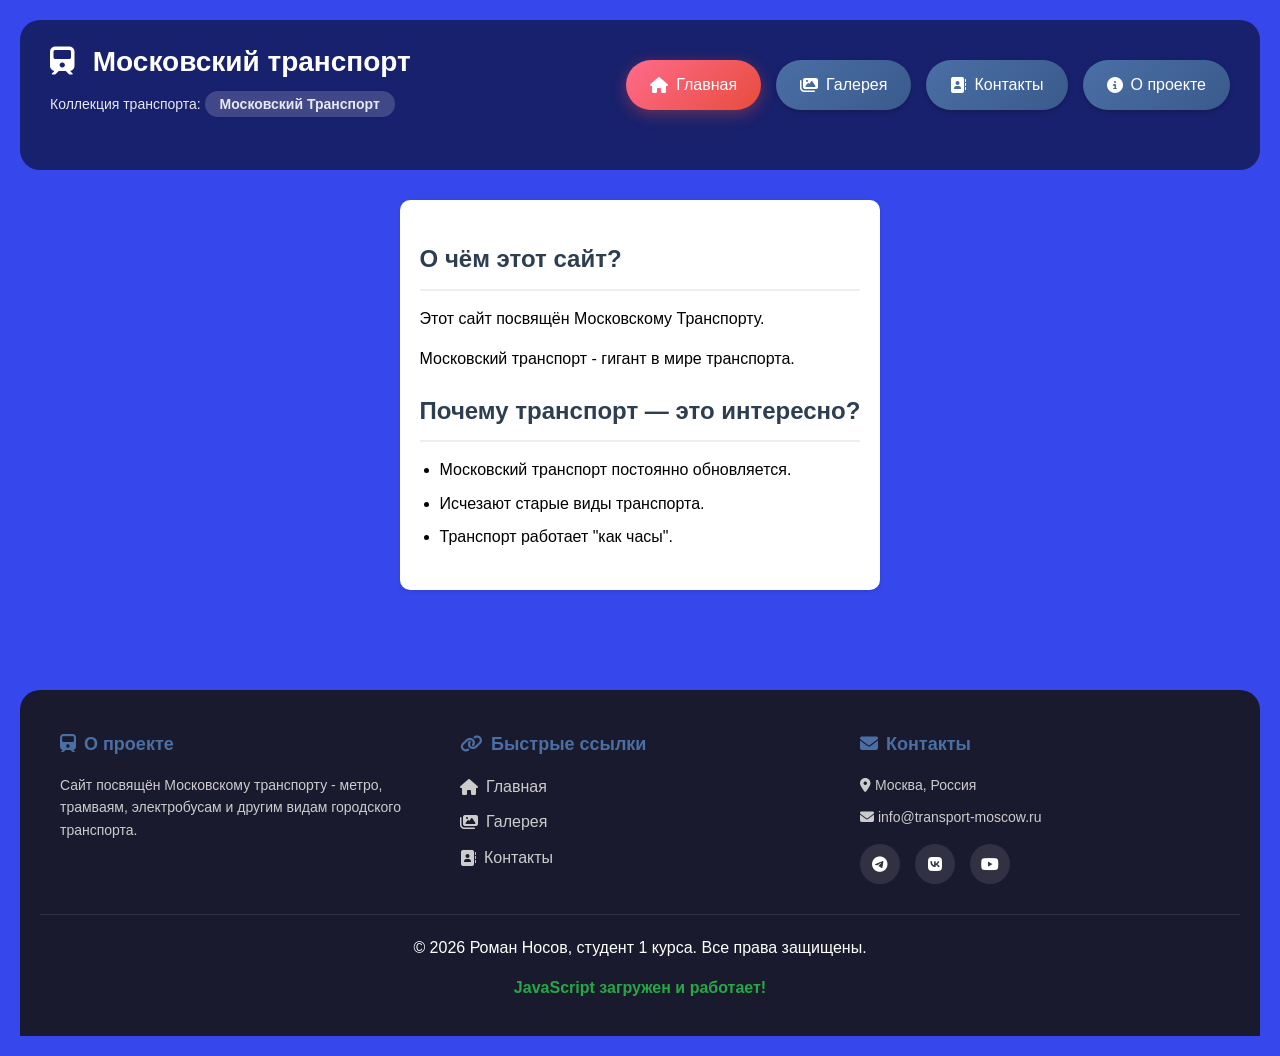
<file: index.html>
<!DOCTYPE html>
<html lang="ru">
<head>
    <meta charset="UTF-8">
    <meta name="viewport" content="width=device-width, initial-scale=1.0">
    <title>Моё хобби - Московский транспорт</title>
    <link rel="stylesheet" href="style.css">
    <link rel="stylesheet" href="https://cdnjs.cloudflare.com/ajax/libs/font-awesome/6.4.0/css/all.min.css">
</head>
<body>
    <header class="gallery-header">
        <div class="flex-header">
            <div class="header-content">
                <h1><i class="fas fa-train"></i> Московский транспорт</h1>
                <p class="subtitle">Коллекция транспорта: <span class="theme-name">Московский Транспорт</span></p>
            </div>
            <nav>
                <ul class="flex-nav">
                    <li><a href="index.html" class="active"><i class="fas fa-home"></i> Главная</a></li>
                    <li><a href="gallery.html"><i class="fas fa-images"></i> Галерея</a></li>
                    <li><a href="contacts.html"><i class="fas fa-address-book"></i> Контакты</a></li>
                    <li><a href="#"><i class="fas fa-info-circle"></i> О проекте</a></li>
                </ul>
            </nav>
        </div>
    </header>

    <main class="gallery-container">
        <section>
            <h2>О чём этот сайт?</h2>
            <p>Этот сайт посвящён Московскому Транспорту.</p>
            <p>Московский транспорт - гигант в мире транспорта.</p>

            <h2>Почему транспорт — это интересно?</h2>
            <ul>
                <li>Московский транспорт постоянно обновляется.</li>
                <li>Исчезают старые виды транспорта.</li>
                <li>Транспорт работает "как часы".</li>
            </ul>
        </section>
    </main>

    <footer class="gallery-footer">
        <div class="footer-flex">
            <div class="footer-column">
                <h4><i class="fas fa-train"></i> О проекте</h4>
                <p>Сайт посвящён Московскому транспорту - метро, трамваям, электробусам и другим видам городского транспорта.</p>
            </div>
            <div class="footer-column">
                <h4><i class="fas fa-link"></i> Быстрые ссылки</h4>
                <ul>
                    <li><a href="index.html"><i class="fas fa-home"></i> Главная</a></li>
                    <li><a href="gallery.html"><i class="fas fa-images"></i> Галерея</a></li>
                    <li><a href="contacts.html"><i class="fas fa-address-book"></i> Контакты</a></li>
                </ul>
            </div>
            <div class="footer-column">
                <h4><i class="fas fa-envelope"></i> Контакты</h4>
                <p><i class="fas fa-map-marker-alt"></i> Москва, Россия</p>
                <p><i class="fas fa-envelope"></i> info@transport-moscow.ru</p>
                <div class="footer-social">
                    <a href="#"><i class="fab fa-telegram"></i></a>
                    <a href="#"><i class="fab fa-vk"></i></a>
                    <a href="#"><i class="fab fa-youtube"></i></a>
                </div>
            </div>
        </div>
        <div class="footer-bottom">
            <div class="footer-content">
                <p>&copy; <span id="current-year">2026</span> Роман Носов, студент 1 курса. Все права защищены.</p>
                <p class="js-status">JavaScript загружен и работает!</p>
            </div>
        </div>
    </footer>

    <script src="script.js"></script>
</body>
</html>
</file>
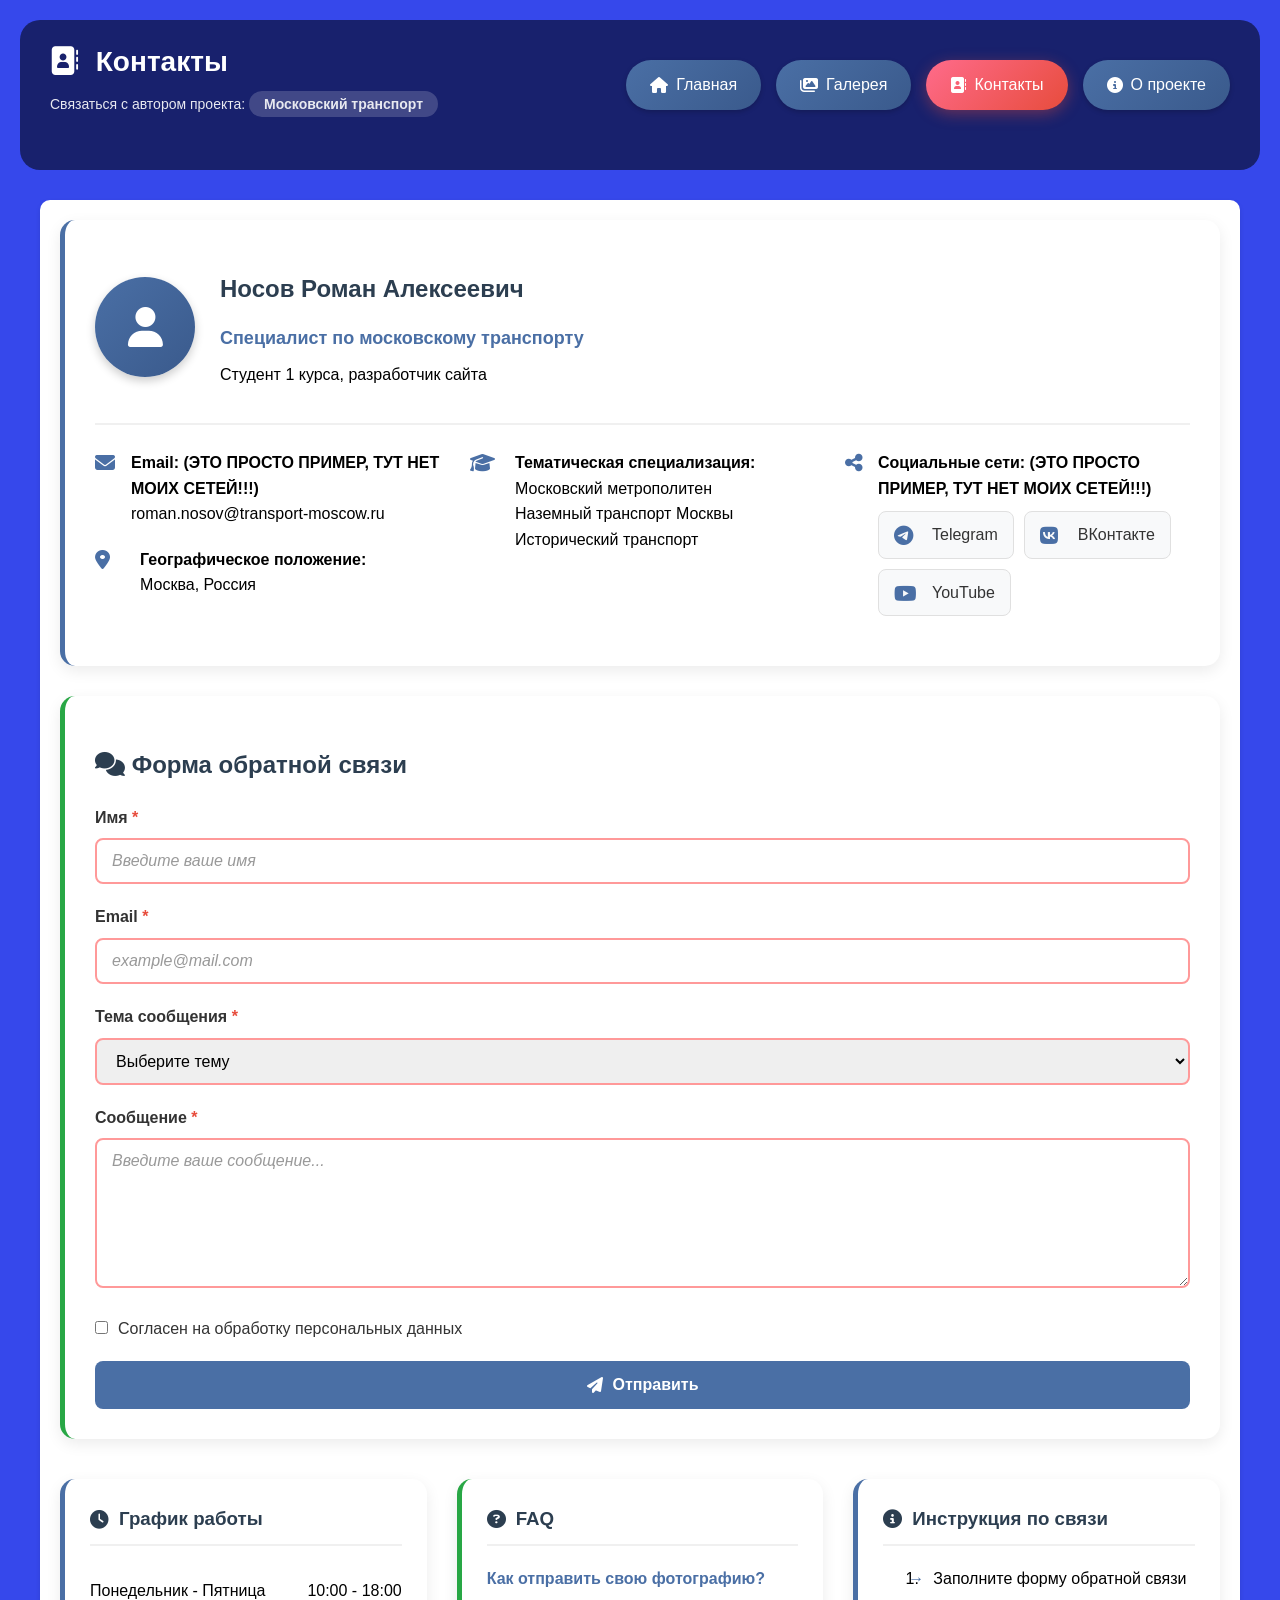
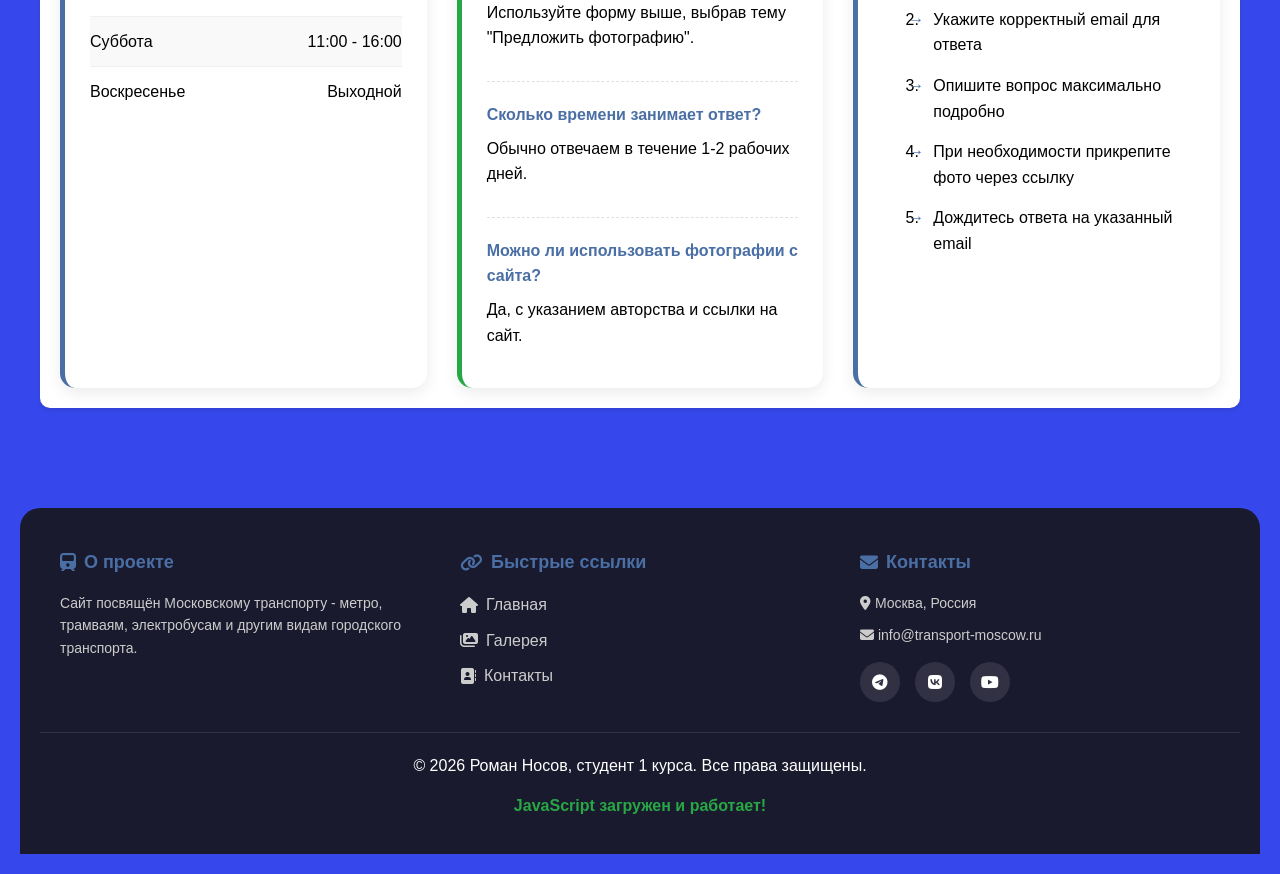
<file: contacts.html>
<!DOCTYPE html>
<html lang="ru">
<head>
    <meta charset="UTF-8">
    <meta name="viewport" content="width=device-width, initial-scale=1.0">
    <title>Контакты - Московский транспорт</title>
    <link rel="stylesheet" href="style.css">
    <link rel="stylesheet" href="https://cdnjs.cloudflare.com/ajax/libs/font-awesome/6.4.0/css/all.min.css">
</head>
<body>
    <header class="gallery-header">
        <div class="flex-header">
            <div class="header-content">
                <h1><i class="fas fa-address-book"></i> Контакты</h1>
                <p class="subtitle">Связаться с автором проекта: <span class="theme-name">Московский транспорт</span></p>
            </div>
            <nav>
                <ul class="flex-nav">
                    <li><a href="index.html"><i class="fas fa-home"></i> Главная</a></li>
                    <li><a href="gallery.html"><i class="fas fa-images"></i> Галерея</a></li>
                    <li><a href="contacts.html" class="active"><i class="fas fa-address-book"></i> Контакты</a></li>
                    <li><a href="#"><i class="fas fa-info-circle"></i> О проекте</a></li>
                </ul>
            </nav>
        </div>
    </header>
    
    <main class="contacts-container">
        <!-- 1.1 Информационная карточка -->
        <section class="contact-card">
            <div class="contact-header">
                <div class="contact-avatar">
                    <i class="fas fa-user"></i>
                </div>
                <div class="contact-info">
                    <h2>Носов Роман Алексеевич</h2>
                    <p class="contact-specialization">Специалист по московскому транспорту</p>
                    <p>Студент 1 курса, разработчик сайта</p>
                </div>
            </div>
            
            <div class="contact-details">
                <div class="contact-column">
                    <div class="contact-item">
                        <i class="fas fa-envelope"></i>
                        <div>
                            <strong>Email: (ЭТО ПРОСТО ПРИМЕР, ТУТ НЕТ МОИХ СЕТЕЙ!!!)</strong><br>
                            roman.nosov@transport-moscow.ru
                        </div>
                    </div>
                    
                    <div class="contact-item">
                        <i class="fas fa-map-marker-alt"></i>
                        <div>
                            <strong>Географическое положение:</strong><br>
                            Москва, Россия
                        </div>
                    </div>
                </div>
                
                <div class="contact-column">
                    <div class="contact-item">
                        <i class="fas fa-graduation-cap"></i>
                        <div>
                            <strong>Тематическая специализация:</strong><br>
                            Московский метрополитен<br>
                            Наземный транспорт Москвы<br>
                            Исторический транспорт
                        </div>
                    </div>
                </div>
                
                <div class="contact-column">
                    <div class="contact-item">
                        <i class="fas fa-share-alt"></i>
                        <div>
                            <strong>Социальные сети: (ЭТО ПРОСТО ПРИМЕР, ТУТ НЕТ МОИХ СЕТЕЙ!!!)</strong>
                            <div class="social-links">
                                <a href="https://t.me/transport_moscow" class="social-link" target="_blank">
                                    <i class="fab fa-telegram"></i> Telegram
                                </a>
                                <a href="https://vk.com/transport_moscow" class="social-link" target="_blank">
                                    <i class="fab fa-vk"></i> ВКонтакте
                                </a>
                                <a href="https://www.youtube.com/@transport_moscow" class="social-link" target="_blank">
                                    <i class="fab fa-youtube"></i> YouTube
                                </a>
                            </div>
                        </div>
                    </div>
                </div>
            </div>
        </section>
        
        <!-- 1.2 Форма обратной связи -->
        <section class="contact-form-section">
            <h2><i class="fas fa-comments"></i> Форма обратной связи</h2>
            
            <form id="contact-form">
                <div class="form-group">
                    <label for="name">Имя</label>
                    <input type="text" id="name" name="name" placeholder="Введите ваше имя" required>
                </div>
                
                <div class="form-group">
                    <label for="email">Email</label>
                    <input type="email" id="email" name="email" placeholder="example@mail.com" required>
                </div>
                
                <div class="form-group">
                    <label for="subject">Тема сообщения</label>
                    <select id="subject" name="subject" required>
                        <option value="" selected disabled>Выберите тему</option>
                        <option value="question">Вопрос по транспорту</option>
                        <option value="photo">Предложить фотографию</option>
                        <option value="cooperation">Сотрудничество</option>
                        <option value="error">Нашли ошибку</option>
                        <option value="other">Другое</option>
                    </select>
                </div>
                
                <div class="form-group">
                    <label for="message">Сообщение</label>
                    <textarea id="message" name="message" placeholder="Введите ваше сообщение..." required></textarea>
                </div>
                
                <div class="form-group">
                    <div class="checkbox-group">
                        <input type="checkbox" id="privacy" name="privacy" required>
                        <label for="privacy">Согласен на обработку персональных данных</label>
                    </div>
                </div>
                
                <button type="submit" class="submit-btn">
                    <i class="fas fa-paper-plane"></i> Отправить
                </button>
            </form>
        </section>
        
        <!-- 1.3 Дополнительный информационный блок -->
        <section class="info-section">
            <div class="info-card">
                <h3><i class="fas fa-clock"></i> График работы</h3>
                <div class="schedule">
                    <div class="schedule-item">
                        <span>Понедельник - Пятница</span>
                        <span>10:00 - 18:00</span>
                    </div>
                    <div class="schedule-item">
                        <span>Суббота</span>
                        <span>11:00 - 16:00</span>
                    </div>
                    <div class="schedule-item">
                        <span>Воскресенье</span>
                        <span>Выходной</span>
                    </div>
                </div>
            </div>
            
            <div class="info-card">
                <h3><i class="fas fa-question-circle"></i> FAQ</h3>
                <div class="faq">
                    <div class="faq-item">
                        <h4>Как отправить свою фотографию?</h4>
                        <p>Используйте форму выше, выбрав тему "Предложить фотографию".</p>
                    </div>
                    <div class="faq-item">
                        <h4>Сколько времени занимает ответ?</h4>
                        <p>Обычно отвечаем в течение 1-2 рабочих дней.</p>
                    </div>
                    <div class="faq-item">
                        <h4>Можно ли использовать фотографии с сайта?</h4>
                        <p>Да, с указанием авторства и ссылки на сайт.</p>
                    </div>
                </div>
            </div>
            
            <div class="info-card">
                <h3><i class="fas fa-info-circle"></i> Инструкция по связи</h3>
                <ol class="instructions">
                    <li> Заполните форму обратной связи</li>
                    <li> Укажите корректный email для ответа</li>
                    <li> Опишите вопрос максимально подробно</li>
                    <li> При необходимости прикрепите фото через ссылку</li>
                    <li> Дождитесь ответа на указанный email</li>
                </ol>
            </div>
        </section>
    </main>
    
    <footer class="gallery-footer">
        <div class="footer-flex">
            <div class="footer-column">
                <h4><i class="fas fa-train"></i> О проекте</h4>
                <p>Сайт посвящён Московскому транспорту - метро, трамваям, электробусам и другим видам городского транспорта.</p>
            </div>
            <div class="footer-column">
                <h4><i class="fas fa-link"></i> Быстрые ссылки</h4>
                <ul>
                    <li><a href="index.html"><i class="fas fa-home"></i> Главная</a></li>
                    <li><a href="gallery.html"><i class="fas fa-images"></i> Галерея</a></li>
                    <li><a href="contacts.html"><i class="fas fa-address-book"></i> Контакты</a></li>
                </ul>
            </div>
            <div class="footer-column">
                <h4><i class="fas fa-envelope"></i> Контакты</h4>
                <p><i class="fas fa-map-marker-alt"></i> Москва, Россия</p>
                <p><i class="fas fa-envelope"></i> info@transport-moscow.ru</p>
                <div class="footer-social">
                    <a href="#"><i class="fab fa-telegram"></i></a>
                    <a href="#"><i class="fab fa-vk"></i></a>
                    <a href="#"><i class="fab fa-youtube"></i></a>
                </div>
            </div>
        </div>
        <div class="footer-bottom">
            <div class="footer-content">
                <p>&copy; <span id="current-year">2026</span> Роман Носов, студент 1 курса. Все права защищены.</p>
                <p class="js-status">JavaScript загружен и работает!</p>
            </div>
        </div>
    </footer>
    
    <!-- Подключение общего скрипта -->
    <script src="script.js"></script>
</body>
</html>
</file>
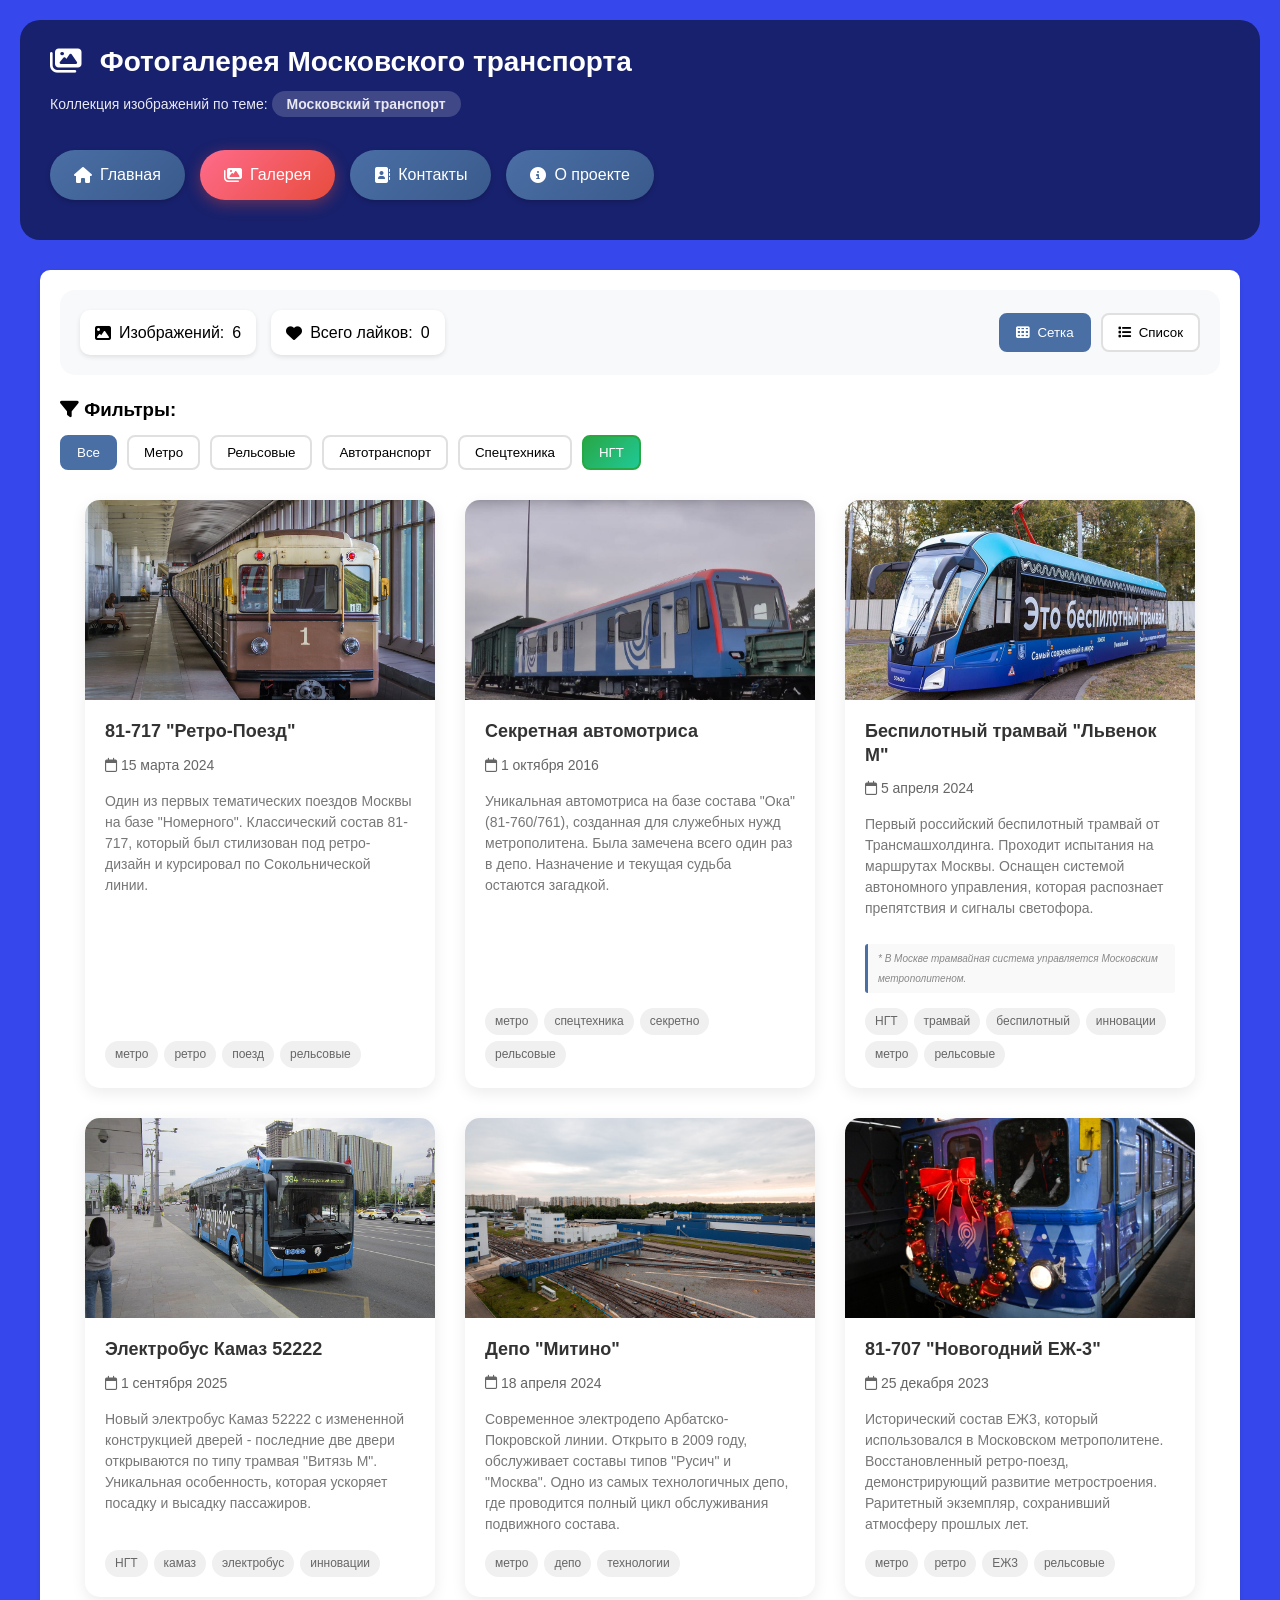
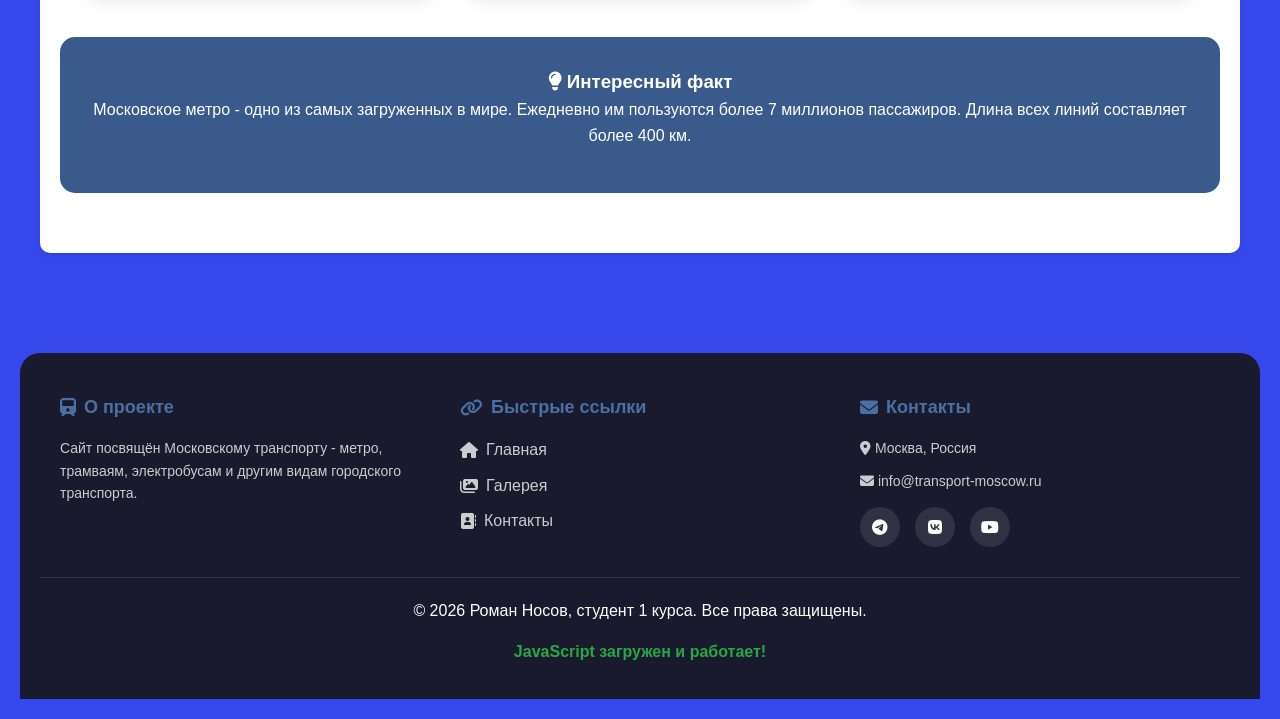
<file: gallery.html>
<!DOCTYPE html>
<html lang="ru">
<head>
    <meta charset="UTF-8">
    <meta name="viewport" content="width=device-width, initial-scale=1.0">
    <title>Галерея - Московский транспорт</title>
    <link rel="stylesheet" href="style.css">
    <link rel="stylesheet" href="https://cdnjs.cloudflare.com/ajax/libs/font-awesome/6.4.0/css/all.min.css">
</head>
<body>
    <header class="gallery-header">
        <div class="flex-header">
            <div class="header-content">
                <h1><i class="fas fa-images"></i> Фотогалерея Московского транспорта</h1>
                <p class="subtitle">Коллекция изображений по теме: <span class="theme-name">Московский транспорт</span></p>
            </div>
            <nav>
                <ul class="flex-nav">
                    <li><a href="index.html"><i class="fas fa-home"></i> Главная</a></li>
                    <li><a href="gallery.html" class="active"><i class="fas fa-images"></i> Галерея</a></li>
                    <li><a href="contacts.html"><i class="fas fa-address-book"></i> Контакты</a></li>
                    <li><a href="#"><i class="fas fa-info-circle"></i> О проекте</a></li>
                </ul>
            </nav>
        </div>
    </header>
    
    <main class="gallery-container">
        <div class="controls-panel">
            <div class="stats">
                <span class="stat-item">
                    <i class="fas fa-image"></i>
                    Изображений: <span id="image-counter">0</span>
                </span>
                <span class="stat-item">
                    <i class="fas fa-heart"></i>
                    Всего лайков: <span id="total-likes">0</span>
                </span>
            </div>
            <div class="view-controls">
                <button id="grid-view" class="view-btn active">
                    <i class="fas fa-th"></i> Сетка
                </button>
                <button id="list-view" class="view-btn">
                    <i class="fas fa-list"></i> Список
                </button>
            </div>
        </div>
        
        <div class="filters">
            <h3><i class="fas fa-filter"></i> Фильтры:</h3>
            <div class="filter-buttons">
                <button class="filter-btn active" data-filter="all">Все</button>
                <button class="filter-btn" data-filter="metro">Метро</button>
                <button class="filter-btn" data-filter="rail">Рельсовые</button>
                <button class="filter-btn" data-filter="road">Автотранспорт</button>
                <button class="filter-btn" data-filter="special">Спецтехника</button>
                <button class="filter-btn" data-filter="ngt">НГТ</button>
            </div>
        </div>
        
        <!-- ГАЛЕРЕЯ С ИСПОЛЬЗОВАНИЕМ FLEXBOX -->
        <div class="gallery-grid" id="image-gallery">
            <!-- Карточка 1 -->
            <article class="image-card" data-category="metro">
                <div class="card-image">
                    <img src="img1.jpg" alt="Ретро-Поезд Сокольники" class="gallery-img" loading="lazy">
                    <div class="image-overlay">
                        <button class="like-btn" data-id="1">
                            <i class="far fa-heart"></i>
                            <span class="like-count">0</span>
                        </button>
                        <button class="zoom-btn">
                            <i class="fas fa-expand"></i>
                        </button>
                    </div>
                </div>
                <div class="card-content">
                    <h3 class="image-title">81-717 "Ретро-Поезд"</h3>
                    <p class="image-date"><i class="far fa-calendar"></i> 15 марта 2024</p>
                    <p class="image-description">Один из первых тематических поездов Москвы на базе "Номерного". Классический состав 81-717, который был стилизован под ретро-дизайн и курсировал по Сокольнической линии.</p>
                    <div class="image-tags">
                        <span class="tag">метро</span>
                        <span class="tag">ретро</span>
                        <span class="tag">поезд</span>
                        <span class="tag">рельсовые</span>
                    </div>
                </div>
            </article>
            
            <!-- Карточка 2 -->
            <article class="image-card" data-category="special">
                <div class="card-image">
                    <img src="img2.jpg" alt="Автомотриса на базе 81-760 Ока" class="gallery-img" loading="lazy">
                    <div class="image-overlay">
                        <button class="like-btn" data-id="2">
                            <i class="far fa-heart"></i>
                            <span class="like-count">0</span>
                        </button>
                        <button class="zoom-btn">
                            <i class="fas fa-expand"></i>
                        </button>
                    </div>
                </div>
                <div class="card-content">
                    <h3 class="image-title">Секретная автомотриса</h3>
                    <p class="image-date"><i class="far fa-calendar"></i> 1 октября 2016</p>
                    <p class="image-description">Уникальная автомотриса на базе состава "Ока" (81-760/761), созданная для служебных нужд метрополитена. Была замечена всего один раз в депо. Назначение и текущая судьба остаются загадкой.</p>
                    <div class="image-tags">
                        <span class="tag">метро</span>
                        <span class="tag">спецтехника</span>
                        <span class="tag">секретно</span>
                        <span class="tag">рельсовые</span>
                    </div>
                </div>
            </article>
            
            <!-- Карточка 3 -->
            <article class="image-card" data-category="rail">
                <div class="card-image">
                    <img src="img3.jpg" alt="Беспилотный трамвай Львенок М" class="gallery-img" loading="lazy">
                    <div class="image-overlay">
                        <button class="like-btn" data-id="3">
                            <i class="far fa-heart"></i>
                            <span class="like-count">0</span>
                        </button>
                        <button class="zoom-btn">
                            <i class="fas fa-expand"></i>
                        </button>
                    </div>
                </div>
                <div class="card-content">
                    <h3 class="image-title">Беспилотный трамвай "Львенок М"</h3>
                    <p class="image-date"><i class="far fa-calendar"></i> 5 апреля 2024</p>
                    <p class="image-description">Первый российский беспилотный трамвай от Трансмашхолдинга. Проходит испытания на маршрутах Москвы. Оснащен системой автономного управления, которая распознает препятствия и сигналы светофора.</p>
                    <p class="image-note"><small>* В Москве трамвайная система управляется Московским метрополитеном.</small></p>
                    <div class="image-tags">
                        <span class="tag" title="Наземный городской транспорт">НГТ</span>
                        <span class="tag">трамвай</span>
                        <span class="tag">беспилотный</span>
                        <span class="tag">инновации</span>
                        <span class="tag">метро</span>
                        <span class="tag">рельсовые</span>
                    </div>
                </div>
            </article>
            
            <!-- Карточка 4 -->
            <article class="image-card" data-category="road">
                <div class="card-image">
                    <img src="img4.jpg" alt="Электробус Камаз 52222 с измененными дверьми" class="gallery-img" loading="lazy">
                    <div class="image-overlay">
                        <button class="like-btn" data-id="4">
                            <i class="far fa-heart"></i>
                            <span class="like-count">0</span>
                        </button>
                        <button class="zoom-btn">
                            <i class="fas fa-expand"></i>
                        </button>
                    </div>
                </div>
                <div class="card-content">
                    <h3 class="image-title">Электробус Камаз 52222</h3>
                    <p class="image-date"><i class="far fa-calendar"></i> 1 сентября 2025</p>
                    <p class="image-description">Новый электробус Камаз 52222 с измененной конструкцией дверей - последние две двери открываются по типу трамвая "Витязь М". Уникальная особенность, которая ускоряет посадку и высадку пассажиров.</p>
                    <div class="image-tags">
                        <span class="tag" title="Наземный городской транспорт">НГТ</span>
                        <span class="tag">камаз</span>
                        <span class="tag">электробус</span>
                        <span class="tag">инновации</span>
                    </div>
                </div>
            </article>
            
            <!-- Карточка 5 -->
            <article class="image-card" data-category="metro">
                <div class="card-image">
                    <img src="img5.jpg" alt="Депо Митино Московского метро" class="gallery-img" loading="lazy">
                    <div class="image-overlay">
                        <button class="like-btn" data-id="5">
                            <i class="far fa-heart"></i>
                            <span class="like-count">0</span>
                        </button>
                        <button class="zoom-btn">
                            <i class="fas fa-expand"></i>
                        </button>
                    </div>
                </div>
                <div class="card-content">
                    <h3 class="image-title">Депо "Митино"</h3>
                    <p class="image-date"><i class="far fa-calendar"></i> 18 апреля 2024</p>
                    <p class="image-description">Современное электродепо Арбатско-Покровской линии. Открыто в 2009 году, обслуживает составы типов "Русич" и "Москва". Одно из самых технологичных депо, где проводится полный цикл обслуживания подвижного состава.</p>
                    <div class="image-tags">
                        <span class="tag">метро</span>
                        <span class="tag">депо</span>
                        <span class="tag">технологии</span>
                    </div>
                </div>
            </article>
            
            <!-- Карточка 6 -->
            <article class="image-card" data-category="metro">
                <div class="card-image">
                    <img src="img6.jpg" alt="Ретро поезд ЕЖ3 Московского метро" class="gallery-img" loading="lazy">
                    <div class="image-overlay">
                        <button class="like-btn" data-id="6">
                            <i class="far fa-heart"></i>
                            <span class="like-count">0</span>
                        </button>
                        <button class="zoom-btn">
                            <i class="fas fa-expand"></i>
                        </button>
                    </div>
                </div>
                <div class="card-content">
                    <h3 class="image-title">81-707 "Новогодний ЕЖ-3"</h3>
                    <p class="image-date"><i class="far fa-calendar"></i> 25 декабря 2023</p>
                    <p class="image-description">Исторический состав ЕЖ3, который использовался в Московском метрополитене. Восстановленный ретро-поезд, демонстрирующий развитие метростроения. Раритетный экземпляр, сохранивший атмосферу прошлых лет.</p>
                    <div class="image-tags">
                        <span class="tag">метро</span>
                        <span class="tag">ретро</span>
                        <span class="tag">ЕЖ3</span>
                        <span class="tag">рельсовые</span>
                    </div>
                </div>
            </article>
        </div>
        
        <aside class="gallery-info">
            <h3><i class="fas fa-lightbulb"></i> Интересный факт</h3>
            <p>Московское метро - одно из самых загруженных в мире. Ежедневно им пользуются более 7 миллионов пассажиров. Длина всех линий составляет более 400 км.</p>
        </aside>
    </main>
    
    <footer class="gallery-footer">
        <div class="footer-flex">
            <div class="footer-column">
                <h4><i class="fas fa-train"></i> О проекте</h4>
                <p>Сайт посвящён Московскому транспорту - метро, трамваям, электробусам и другим видам городского транспорта.</p>
            </div>
            <div class="footer-column">
                <h4><i class="fas fa-link"></i> Быстрые ссылки</h4>
                <ul>
                    <li><a href="index.html"><i class="fas fa-home"></i> Главная</a></li>
                    <li><a href="gallery.html"><i class="fas fa-images"></i> Галерея</a></li>
                    <li><a href="contacts.html"><i class="fas fa-address-book"></i> Контакты</a></li>
                </ul>
            </div>
            <div class="footer-column">
                <h4><i class="fas fa-envelope"></i> Контакты</h4>
                <p><i class="fas fa-map-marker-alt"></i> Москва, Россия</p>
                <p><i class="fas fa-envelope"></i> info@transport-moscow.ru</p>
                <div class="footer-social">
                    <a href="#"><i class="fab fa-telegram"></i></a>
                    <a href="#"><i class="fab fa-vk"></i></a>
                    <a href="#"><i class="fab fa-youtube"></i></a>
                </div>
            </div>
        </div>
        <div class="footer-bottom">
            <div class="footer-content">
                <p>&copy; <span id="current-year">2026</span> Роман Носов, студент 1 курса. Все права защищены.</p>
                <p class="js-status">JavaScript загружен и работает!</p>
            </div>
        </div>
    </footer>
    
    <!-- ПОДКЛЮЧЕНИЕ JAVASCRIPT -->
    <script src="script.js"></script>
</body>
</html>
</file>
<file: style.css>
/* style.css - ОБЩИЙ ФАЙЛ СТИЛЕЙ С ИСПОЛЬЗОВАНИЕМ FLEXBOX */

/* 1. Сбрасываем стандартные отступы браузера */
* {
    margin: 0;
    padding: 0;
    box-sizing: border-box;
}

/* 2. Общие стили для страницы */
body {
    font-family: Verdana, Geneva, sans-serif;
    background-color: #3648eb;
    color: #ffffff;
    line-height: 1.6;
    padding: 20px;
    min-height: 100vh;
    display: flex;
    flex-direction: column;
}

/* 3. Стили для шапки с FLEXBOX */
.gallery-header {
    background-color: #18216d;
    color: white;
    padding: 20px 30px;
    border-radius: 20px 20px 20px 20px;
    margin-bottom: 30px;
}

/* Гибкая шапка с логотипом и навигацией */
.flex-header {
    display: flex;
    justify-content: space-between;
    align-items: center;
    flex-wrap: wrap;
    gap: 20px;
    margin-bottom: 20px;
}

@media (max-width: 768px) {
    .flex-header {
        flex-direction: column;
        text-align: center;
    }
}

.header-content {
    display: flex;
    flex-direction: column;
    gap: 8px;
}

.header-content h1 {
    font-size: 28px;
    margin-bottom: 0;
}

.header-content h1 i {
    margin-right: 10px;
}

.subtitle {
    font-size: 14px;
    opacity: 0.9;
}

.theme-name {
    background: rgba(255, 255, 255, 0.2);
    padding: 5px 15px;
    border-radius: 20px;
    font-weight: bold;
}

/* 4. FLEXBOX НАВИГАЦИЯ (современная и адаптивная) */
.flex-nav {
    display: flex;
    justify-content: center;
    flex-wrap: wrap;
    gap: 15px;
    list-style: none;
    padding: 0;
    margin: 0;
}

.flex-nav li {
    margin: 0;
}

.flex-nav a {
    display: flex;
    align-items: center;
    gap: 8px;
    padding: 12px 24px;
    background: linear-gradient(135deg, #4a6fa5 0%, #3a5a8c 100%);
    color: white;
    text-decoration: none;
    border-radius: 40px;
    font-weight: 500;
    transition: all 0.3s ease;
    box-shadow: 0 2px 5px rgba(0,0,0,0.2);
}

.flex-nav a:hover {
    background: linear-gradient(135deg, #5d7db3 0%, #4a6fa5 100%);
    transform: translateY(-3px);
    box-shadow: 0 8px 20px rgba(74, 111, 165, 0.4);
}

.flex-nav a.active {
    background: linear-gradient(135deg, #ff6b8b 0%, #e74c3c 100%);
    box-shadow: 0 4px 15px rgba(231, 76, 60, 0.4);
}

/* Иконки через псевдоэлемент ::before (дополнительно) */
.flex-nav a i {
    font-size: 16px;
}

/* Адаптация для мобильных устройств */
@media (max-width: 600px) {
    .flex-nav {
        gap: 10px;
    }
    
    .flex-nav a {
        padding: 8px 16px;
        font-size: 14px;
    }
}

@media (max-width: 480px) {
    .flex-nav {
        flex-direction: column;
        width: 100%;
    }
    
    .flex-nav a {
        justify-content: center;
    }
}

/* 5. Основное содержание */
main {
    background-color: #ffffff;
    padding: 25px;
    border-radius: 10px;
    box-shadow: 0 2px 5px rgba(0,0,0,0.1);
    margin-bottom: 40px;
    color: #000000;
    flex: 1;
}

/* Общие контейнеры */
.gallery-container,
.contacts-container {
    max-width: 1200px;
    margin: 0 auto;
    padding: 20px;
    margin-bottom: 40px;
}

/* Заголовки второго уровня */
h2 {
    color: #2c3e50;
    margin: 20px 0 15px 0;
    padding-bottom: 10px;
    border-bottom: 2px solid #eee;
}

/* Абзацы */
p {
    margin-bottom: 15px;
}

/* Списки */
ul, ol {
    margin-left: 20px;
    margin-bottom: 20px;
}

ul li, ol li {
    margin-bottom: 8px;
}

/* ===== СТИЛИ ДЛЯ СТРАНИЦЫ КОНТАКТОВ С FLEXBOX ===== */

/* 1.1 Информационная карточка */
.contact-card {
    background: white;
    border-radius: 15px;
    padding: 30px;
    box-shadow: 0 5px 15px rgba(0,0,0,0.08);
    margin-bottom: 30px;
    overflow: hidden;
    border-left: 5px solid #4a6fa5;
}

/* Гибкий заголовок контакта */
.contact-header {
    display: flex;
    gap: 25px;
    align-items: center;
    margin-bottom: 25px;
    padding-bottom: 20px;
    border-bottom: 2px solid #f0f0f0;
    flex-wrap: wrap;
}

@media (max-width: 600px) {
    .contact-header {
        flex-direction: column;
        text-align: center;
    }
}

.contact-avatar {
    width: 100px;
    height: 100px;
    background: linear-gradient(135deg, #4a6fa5 0%, #3a5a8c 100%);
    border-radius: 50%;
    display: flex;
    align-items: center;
    justify-content: center;
    color: white;
    font-size: 40px;
    box-shadow: 0 4px 10px rgba(0,0,0,0.2);
    flex-shrink: 0;
}

.contact-info {
    flex: 1;
}

.contact-info h2 {
    color: #2c3e50;
    margin-bottom: 5px;
    border-bottom: none;
}

.contact-specialization {
    color: #4a6fa5;
    font-weight: bold;
    font-size: 18px;
    margin-bottom: 10px;
}

/* FLEXBOX для деталей контакта */
.contact-details {
    display: flex;
    flex-wrap: wrap;
    gap: 30px;
    margin-top: 20px;
}

.contact-column {
    flex: 1;
    min-width: 250px;
}

.contact-item {
    display: flex;
    align-items: flex-start;
    gap: 15px;
    margin-bottom: 20px;
}

.contact-item i {
    color: #4a6fa5;
    font-size: 20px;
    width: 30px;
    margin-top: 3px;
}

.contact-item i:hover {
    transform: scale(1.2);
}

/* Социальные ссылки - FLEXBOX */
.social-links {
    display: flex;
    flex-wrap: wrap;
    gap: 10px;
    margin-top: 10px;
}

.social-link {
    display: flex;
    align-items: center;
    gap: 8px;
    background: #f8f9fa;
    padding: 10px 15px;
    border-radius: 8px;
    text-decoration: none;
    color: #333;
    transition: all 0.3s;
    border: 1px solid #e0e0e0;
}

.social-link:hover {
    background: #4a6fa5;
    color: white;
    transform: translateY(-3px);
    box-shadow: 0 5px 15px rgba(0,0,0,0.1);
}

.social-link:hover i {
    color: white;
}

/* 1.2 Форма обратной связи */
.contact-form-section {
    background: white;
    border-radius: 15px;
    padding: 30px;
    box-shadow: 0 5px 15px rgba(0,0,0,0.08);
    margin-bottom: 30px;
    overflow: hidden;
    border-left: 5px solid #28a745;
}

.contact-form-section h2 {
    color: #2c3e50;
    margin-bottom: 10px;
    border-bottom: none;
}

.form-group {
    margin-bottom: 20px;
}

.form-group label {
    display: block;
    margin-bottom: 8px;
    font-weight: bold;
    color: #333;
}

/* Псевдоэлемент ::after для обязательных полей */
.form-group label::after {
    content: " *";
    color: #e74c3c;
}

.form-group input[type="text"],
.form-group input[type="email"],
.form-group select,
.form-group textarea {
    width: 100%;
    padding: 12px 15px;
    border: 2px solid #e0e0e0;
    border-radius: 8px;
    font-family: inherit;
    font-size: 16px;
    transition: all 0.3s;
}

/* Псевдокласс :focus */
.form-group input:focus,
.form-group select:focus,
.form-group textarea:focus {
    border-color: #4a6fa5;
    box-shadow: 0 0 0 3px rgba(74, 111, 165, 0.1);
    outline: none;
}

/* Псевдоэлемент ::placeholder */
.form-group input::placeholder,
.form-group textarea::placeholder {
    color: #999;
    font-style: italic;
}

.form-group textarea {
    min-height: 150px;
    resize: vertical;
}

.checkbox-group {
    display: flex;
    align-items: flex-start;
    gap: 10px;
}

.checkbox-group input[type="checkbox"] {
    margin-top: 5px;
    width: auto;
}

.checkbox-group label {
    margin-bottom: 0;
    font-weight: normal;
}

/* Убираем звездочку для чекбокса */
.checkbox-group label::after {
    content: "";
}

/* Псевдокласс :checked */
.checkbox-group input[type="checkbox"]:checked {
    accent-color: #4a6fa5;
}

.checkbox-group input[type="checkbox"]:checked + label {
    color: #4a6fa5;
    font-weight: bold;
}

.submit-btn {
    background: #4a6fa5;
    color: white;
    border: none;
    padding: 15px 30px;
    border-radius: 8px;
    font-size: 16px;
    font-weight: bold;
    cursor: pointer;
    transition: all 0.3s;
    width: 100%;
    display: flex;
    align-items: center;
    justify-content: center;
    gap: 10px;
}

.submit-btn:hover {
    background: #3a5a8c;
    transform: translateY(-2px);
    box-shadow: 0 5px 15px rgba(0,0,0,0.1);
}

/* Псевдоэлемент ::selection */
.submit-btn:hover::selection {
    background: #ff6b8b;
    color: white;
}

/* 1.3 Дополнительный информационный блок с FLEXBOX */
.info-section {
    display: flex;
    flex-wrap: wrap;
    gap: 30px;
    margin-top: 40px;
}

.info-card {
    flex: 1;
    min-width: 280px;
    background: white;
    border-radius: 15px;
    padding: 25px;
    box-shadow: 0 5px 15px rgba(0,0,0,0.08);
    overflow: hidden;
}

/* Псевдокласс :nth-child() для чередования стилей */
.info-card:nth-child(odd) {
    border-left: 5px solid #4a6fa5;
}

.info-card:nth-child(even) {
    border-left: 5px solid #28a745;
}

.info-card h3 {
    color: #2c3e50;
    margin-bottom: 20px;
    padding-bottom: 10px;
    border-bottom: 2px solid #f0f0f0;
    display: flex;
    align-items: center;
    gap: 10px;
}

/* График работы */
.schedule-item {
    display: flex;
    justify-content: space-between;
    padding: 12px 0;
    border-bottom: 1px solid #f0f0f0;
}

/* Чередование стилей для schedule-item */
.schedule-item:nth-child(even) {
    background-color: #f9f9f9;
}

.schedule-item:last-child {
    border-bottom: none;
}

/* FAQ */
.faq-item {
    margin-bottom: 20px;
    padding-bottom: 15px;
    border-bottom: 1px dashed #e0e0e0;
}

.faq-item:last-child {
    border-bottom: none;
    margin-bottom: 0;
    padding-bottom: 0;
}

.faq-item h4 {
    color: #4a6fa5;
    margin-bottom: 8px;
    font-size: 16px;
}

/* Инструкция по связи */
.instructions {
    padding-left: 20px;
}

.instructions li {
    margin-bottom: 15px;
    padding-left: 10px;
    position: relative;
}

/* Псевдоэлемент ::before для маркеров списка */
.instructions li::before {
    content: "→";
    color: #4a6fa5;
    font-weight: bold;
    position: absolute;
    left: -15px;
}

/* ===== СТИЛИ ДЛЯ ГАЛЕРЕИ С FLEXBOX ===== */

/* Панель управления - FLEXBOX */
.controls-panel {
    display: flex;
    flex-wrap: wrap;
    justify-content: space-between;
    align-items: center;
    gap: 20px;
    background: #f8f9fa;
    padding: 20px;
    border-radius: 15px;
    margin-bottom: 20px;
}

@media (max-width: 768px) {
    .controls-panel {
        flex-direction: column;
        text-align: center;
    }
}

.stats {
    display: flex;
    flex-wrap: wrap;
    gap: 15px;
}

.stat-item {
    background: white;
    padding: 10px 15px;
    border-radius: 10px;
    box-shadow: 0 2px 5px rgba(0,0,0,0.1);
    display: flex;
    align-items: center;
    gap: 8px;
}

.view-controls {
    display: flex;
    gap: 10px;
}

.view-btn {
    background: white;
    border: 2px solid #e0e0e0;
    padding: 10px 15px;
    border-radius: 8px;
    cursor: pointer;
    transition: all 0.3s;
    display: flex;
    align-items: center;
    gap: 8px;
}

.view-btn.active {
    background: #4a6fa5;
    color: white;
    border-color: #4a6fa5;
}

/* Фильтры - FLEXBOX */
.filters {
    margin-bottom: 30px;
}

.filter-buttons {
    display: flex;
    flex-wrap: wrap;
    gap: 10px;
    margin-top: 10px;
}

.filter-btn {
    background: white;
    border: 2px solid #e0e0e0;
    padding: 8px 15px;
    border-radius: 8px;
    cursor: pointer;
    transition: all 0.3s;
    display: flex;
    align-items: center;
    gap: 6px;
}

.filter-btn.active {
    background: #4a6fa5;
    color: white;
    border-color: #4a6fa5;
}

.filter-btn[data-filter="ngt"] {
    background: linear-gradient(135deg, #28a745 0%, #20c997 100%);
    color: white;
    border-color: #28a745;
}

.filter-btn[data-filter="ngt"].active {
    background: #218838;
    border-color: #1e7e34;
}

/* ОСНОВНАЯ ГАЛЕРЕЯ С FLEXBOX (вместо GRID) */
.gallery-grid {
    display: flex;
    flex-wrap: wrap;
    gap: 30px;
    justify-content: center;
    margin-bottom: 40px;
}

/* Альтернативный вид - список с FLEXBOX */
.gallery-grid.list-view {
    flex-direction: column;
    align-items: center;
    max-width: 800px;
    margin-left: auto;
    margin-right: auto;
}

.gallery-grid.list-view .image-card {
    max-width: 100%;
    width: 100%;
}

/* Карточка изображения */
.image-card {
    background: white;
    border-radius: 15px;
    overflow: hidden;
    box-shadow: 0 5px 15px rgba(0,0,0,0.08);
    transition: all 0.3s ease;
    display: flex;
    flex-direction: column;
    flex: 1 1 300px;
    max-width: 350px;
}

.gallery-grid.list-view .image-card {
    flex-direction: row;
    max-width: 100%;
    flex: 1 1 auto;
}

.gallery-grid.list-view .card-image {
    width: 250px;
    height: auto;
    flex-shrink: 0;
}

.gallery-grid.list-view .card-content {
    flex: 1;
}

@media (max-width: 650px) {
    .gallery-grid.list-view .image-card {
        flex-direction: column;
    }
    
    .gallery-grid.list-view .card-image {
        width: 100%;
        height: 200px;
    }
}

.image-card:hover {
    transform: translateY(-10px);
    box-shadow: 0 15px 30px rgba(0,0,0,0.15);
}

/* Изображение в карточке */
.card-image {
    position: relative;
    height: 200px;
    overflow: hidden;
}

.gallery-img {
    width: 100%;
    height: 100%;
    object-fit: cover;
    transition: transform 0.5s ease;
}

.image-card:hover .gallery-img {
    transform: scale(1.05);
}

/* Наложение с кнопками - FLEXBOX */
.image-overlay {
    position: absolute;
    top: 10px;
    right: 10px;
    display: flex;
    gap: 10px;
    opacity: 0;
    transition: opacity 0.3s;
}

.image-card:hover .image-overlay {
    opacity: 1;
}

.like-btn, .zoom-btn {
    background: rgba(255, 255, 255, 0.9);
    border: none;
    width: 40px;
    height: 40px;
    border-radius: 50%;
    cursor: pointer;
    display: flex;
    align-items: center;
    justify-content: center;
    font-size: 16px;
    transition: all 0.3s;
    box-shadow: 0 2px 5px rgba(0,0,0,0.2);
}

.like-btn:hover {
    background: #ff6b8b;
    color: white;
}

.like-btn.liked {
    background: #ff6b8b;
    color: white;
}

.like-btn.liked i {
    font-weight: 900;
}

.zoom-btn:hover {
    background: #4a6fa5;
    color: white;
}

.like-count {
    margin-left: 5px;
    font-size: 14px;
    font-weight: bold;
}

/* Контент карточки */
.card-content {
    padding: 20px;
    flex-grow: 1;
    display: flex;
    flex-direction: column;
}

.image-title {
    margin: 0 0 10px 0;
    color: #333;
    font-size: 18px;
    line-height: 1.3;
}

.image-date {
    color: #666;
    font-size: 14px;
    margin-bottom: 15px;
}

.image-description {
    color: #777;
    font-size: 14px;
    line-height: 1.5;
    margin-bottom: 15px;
    flex-grow: 1;
}

/* Сноска в карточке */
.image-note {
    color: #888;
    font-size: 12px;
    font-style: italic;
    margin-top: 10px;
    margin-bottom: 15px;
    padding: 5px 10px;
    background-color: #f9f9f9;
    border-left: 3px solid #4a6fa5;
    border-radius: 3px;
}

/* Теги - FLEXBOX */
.image-tags {
    display: flex;
    flex-wrap: wrap;
    gap: 6px;
}

.tag {
    background: #f0f0f0;
    color: #666;
    padding: 4px 10px;
    border-radius: 15px;
    font-size: 12px;
    white-space: nowrap;
}

/* Стиль для тегов с подсказкой */
.tag[title] {
    position: relative;
}

.tag[title]:hover::after {
    content: attr(title);
    position: absolute;
    bottom: 100%;
    left: 50%;
    transform: translateX(-50%);
    background-color: #333;
    color: white;
    padding: 5px 10px;
    border-radius: 5px;
    font-size: 12px;
    white-space: nowrap;
    z-index: 10;
    margin-bottom: 5px;
}

.tag[title]:hover::before {
    content: '';
    position: absolute;
    bottom: 100%;
    left: 50%;
    transform: translateX(-50%);
    border: 5px solid transparent;
    border-top-color: #333;
    margin-bottom: -5px;
}

/* Блок с информацией */
.gallery-info {
    background: #3a5a8c;
    color: white;
    padding: 30px;
    border-radius: 15px;
    text-align: center;
    margin-bottom: 40px;
}

/* 6. FLEXBOX ФУТЕР С НЕСКОЛЬКИМИ КОЛОНКАМИ */
.gallery-footer {
    background: #1a1a2e;
    color: white;
    padding: 40px 20px 20px;
    border-radius: 20px 20px 0 0;
    margin-top: 60px;
}

.footer-flex {
    display: flex;
    flex-wrap: wrap;
    justify-content: space-between;
    gap: 40px;
    max-width: 1200px;
    margin: 0 auto 30px;
    padding: 0 20px;
}

.footer-column {
    flex: 1;
    min-width: 200px;
}

.footer-column h4 {
    margin-bottom: 15px;
    font-size: 18px;
    color: #4a6fa5;
    display: flex;
    align-items: center;
    gap: 8px;
}

.footer-column p {
    margin-bottom: 10px;
    font-size: 14px;
    line-height: 1.6;
    color: #ccc;
}

.footer-column ul {
    list-style: none;
    padding: 0;
    margin: 0;
}

.footer-column ul li {
    margin-bottom: 10px;
}

.footer-column ul li a {
    color: #ccc;
    text-decoration: none;
    transition: color 0.3s;
    display: flex;
    align-items: center;
    gap: 8px;
}

.footer-column ul li a:hover {
    color: #4a6fa5;
}

/* Социальные иконки в футере */
.footer-social {
    display: flex;
    gap: 15px;
    margin-top: 15px;
}

.footer-social a {
    width: 40px;
    height: 40px;
    background: rgba(255,255,255,0.1);
    border-radius: 50%;
    display: flex;
    align-items: center;
    justify-content: center;
    color: white;
    text-decoration: none;
    transition: all 0.3s;
}

.footer-social a:hover {
    background: #4a6fa5;
    transform: translateY(-3px);
}

/* Нижняя часть футера */
.footer-bottom {
    text-align: center;
    padding-top: 20px;
    border-top: 1px solid rgba(255,255,255,0.1);
    margin-top: 20px;
}

.footer-content {
    text-align: center;
}

.js-status {
    color: #28a745;
    font-weight: bold;
    margin-top: 5px;
}

/* Утилитарные классы */
.hidden {
    display: none !important;
}

/* Анимации */
@keyframes fadeIn {
    from { opacity: 0; transform: translateY(20px); }
    to { opacity: 1; transform: translateY(0); }
}

.image-card {
    animation: fadeIn 0.5s ease forwards;
}

/* Задержка анимации для каждой карточки */
.image-card:nth-child(1) { animation-delay: 0.1s; }
.image-card:nth-child(2) { animation-delay: 0.2s; }
.image-card:nth-child(3) { animation-delay: 0.3s; }
.image-card:nth-child(4) { animation-delay: 0.4s; }
.image-card:nth-child(5) { animation-delay: 0.5s; }
.image-card:nth-child(6) { animation-delay: 0.6s; }

/* Псевдоэлемент ::selection для выделения текста */
::selection {
    background: #4a6fa5;
    color: white;
}

/* Обязательные поля через псевдоэлемент */
input:required:invalid,
select:required:invalid,
textarea:required:invalid {
    border-color: #ff9999;
}

input:required:valid,
select:required:valid,
textarea:required:valid {
    border-color: #99ff99;
}
</file>
